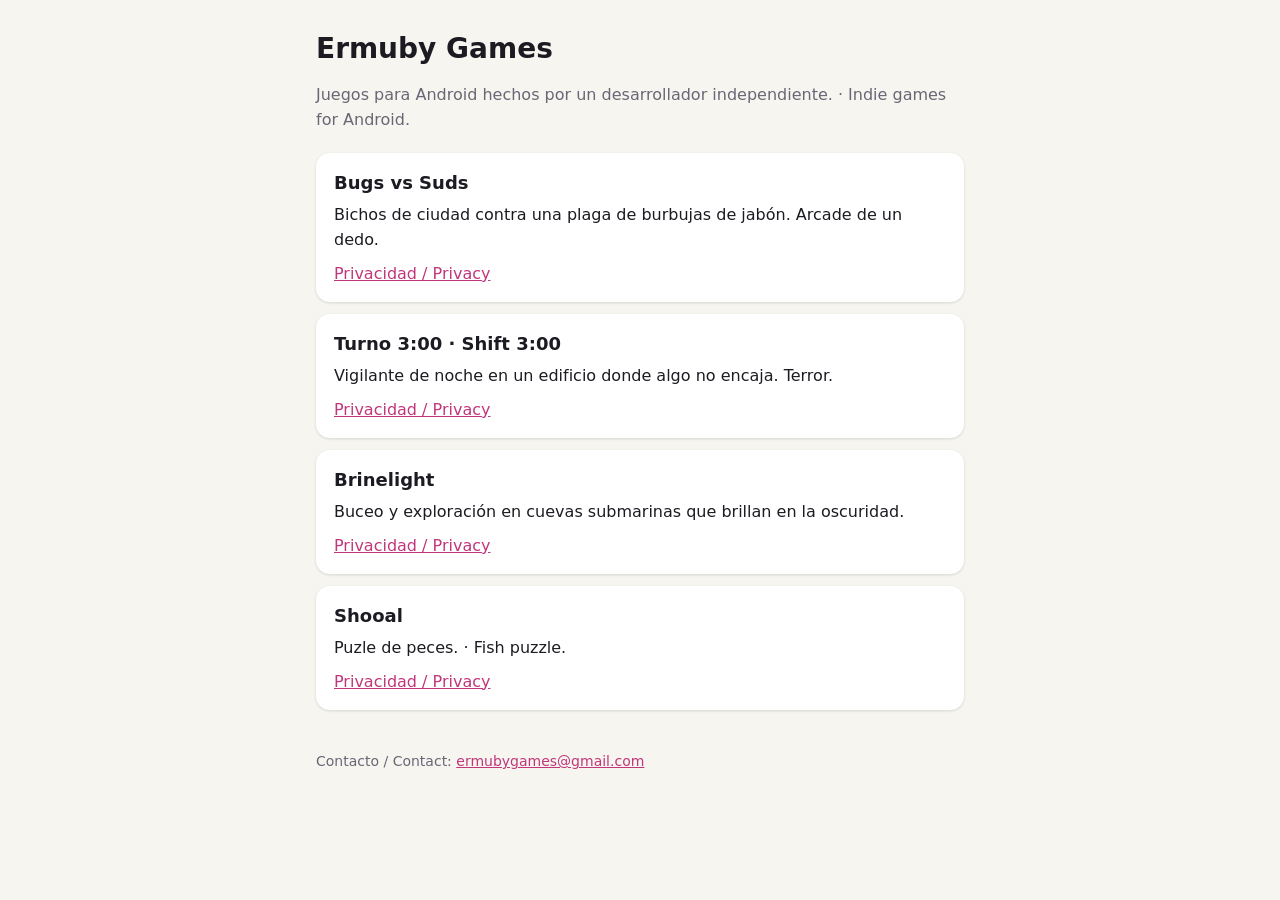
<file: index.html>
<!doctype html>
<html lang="es">
<head>
<meta charset="utf-8">
<meta name="viewport" content="width=device-width, initial-scale=1">
<title>Ermuby Games</title>
<meta name="description" content="Ermuby Games: juegos para Android hechos por un desarrollador independiente.">
<link rel="stylesheet" href="estilo.css">
</head>
<body><main>
<h1>Ermuby Games</h1>
<p class="mu">Juegos para Android hechos por un desarrollador independiente. · Indie games for Android.</p>
<div class="juegos">
  <div class="juego"><b>Bugs vs Suds</b><p>Bichos de ciudad contra una plaga de burbujas de jabón. Arcade de un dedo.</p>
    <a href="privacidad/bugs-vs-suds.html">Privacidad / Privacy</a></div>
  <div class="juego"><b>Turno 3:00 · Shift 3:00</b><p>Vigilante de noche en un edificio donde algo no encaja. Terror.</p>
    <a href="privacidad/turno-3-00.html">Privacidad / Privacy</a></div>
  <div class="juego"><b>Brinelight</b><p>Buceo y exploración en cuevas submarinas que brillan en la oscuridad.</p>
    <a href="privacidad/brinelight.html">Privacidad / Privacy</a></div>
  <div class="juego"><b>Shooal</b><p>Puzle de peces. · Fish puzzle.</p>
    <a href="privacidad/shooal.html">Privacidad / Privacy</a></div>
</div>
<footer>Contacto / Contact: <a href="mailto:ermubygames@gmail.com">ermubygames@gmail.com</a></footer>
</main></body>
</html>
</file>
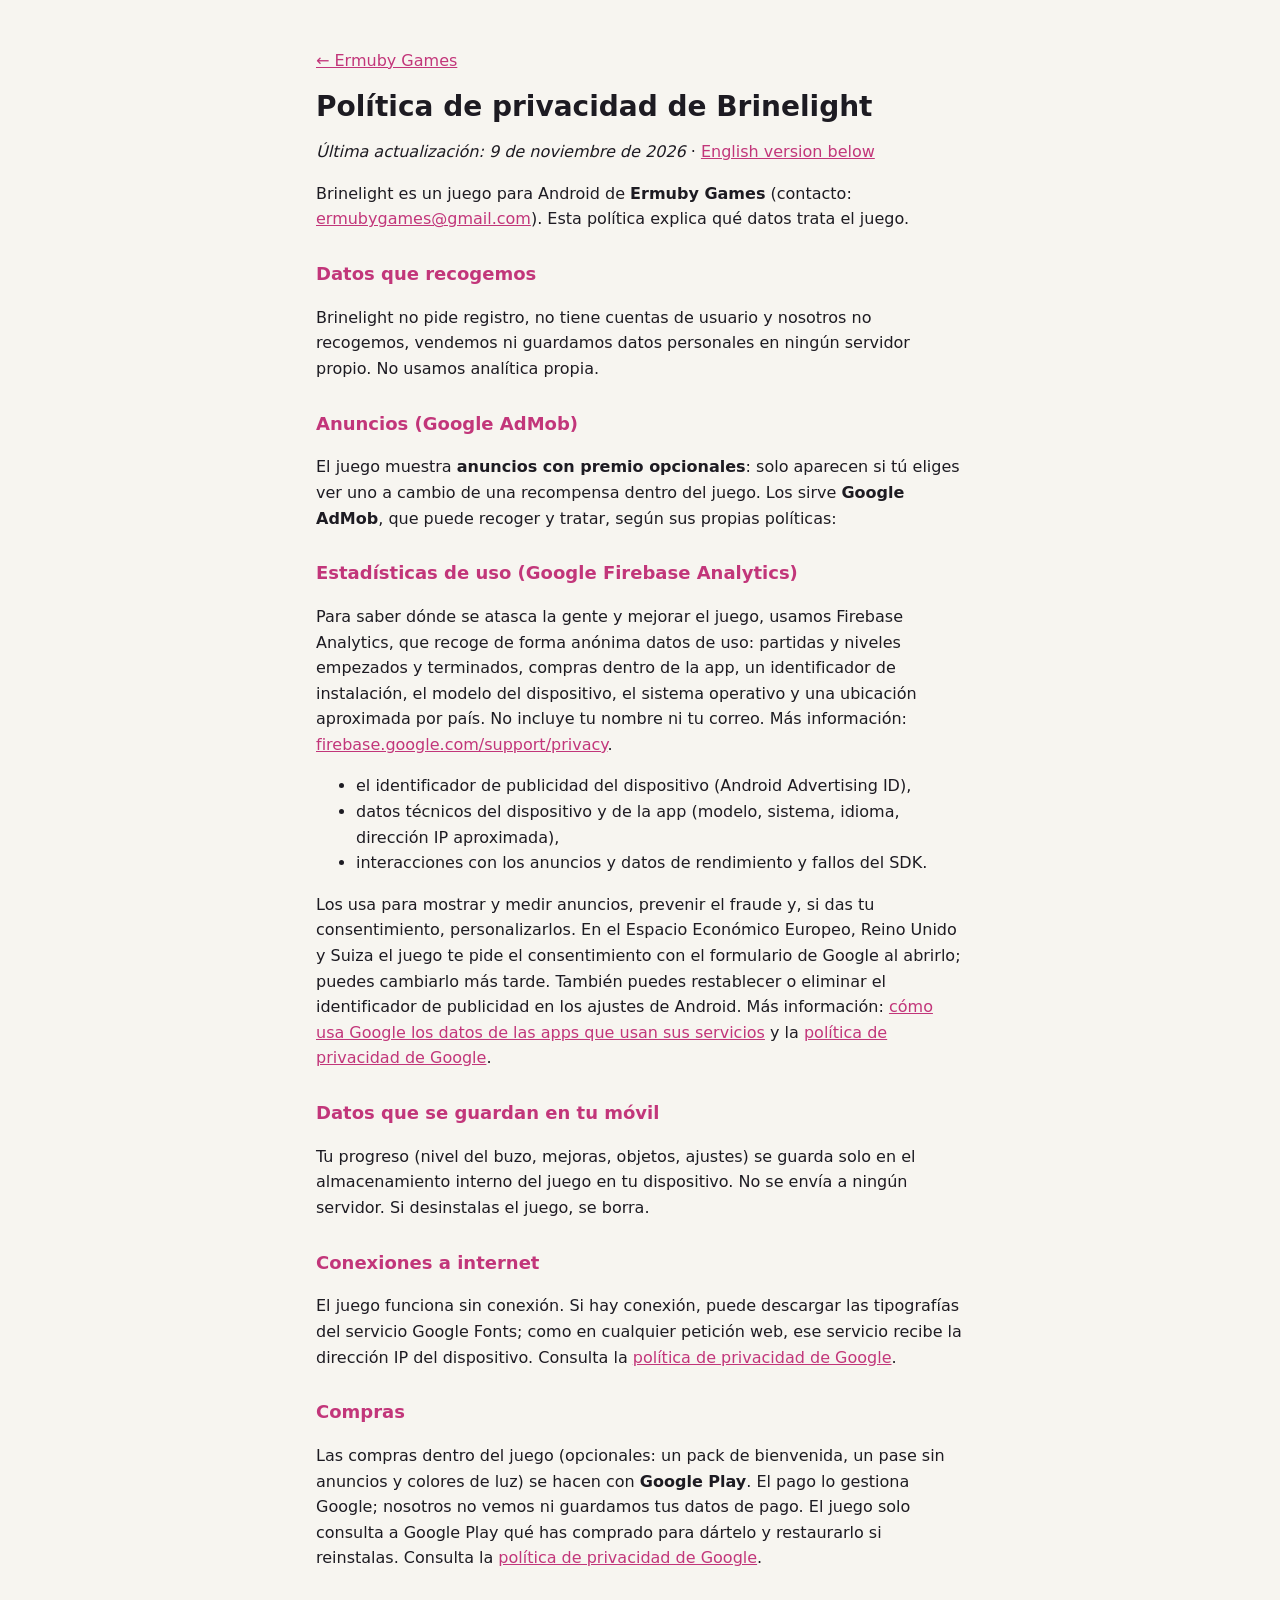
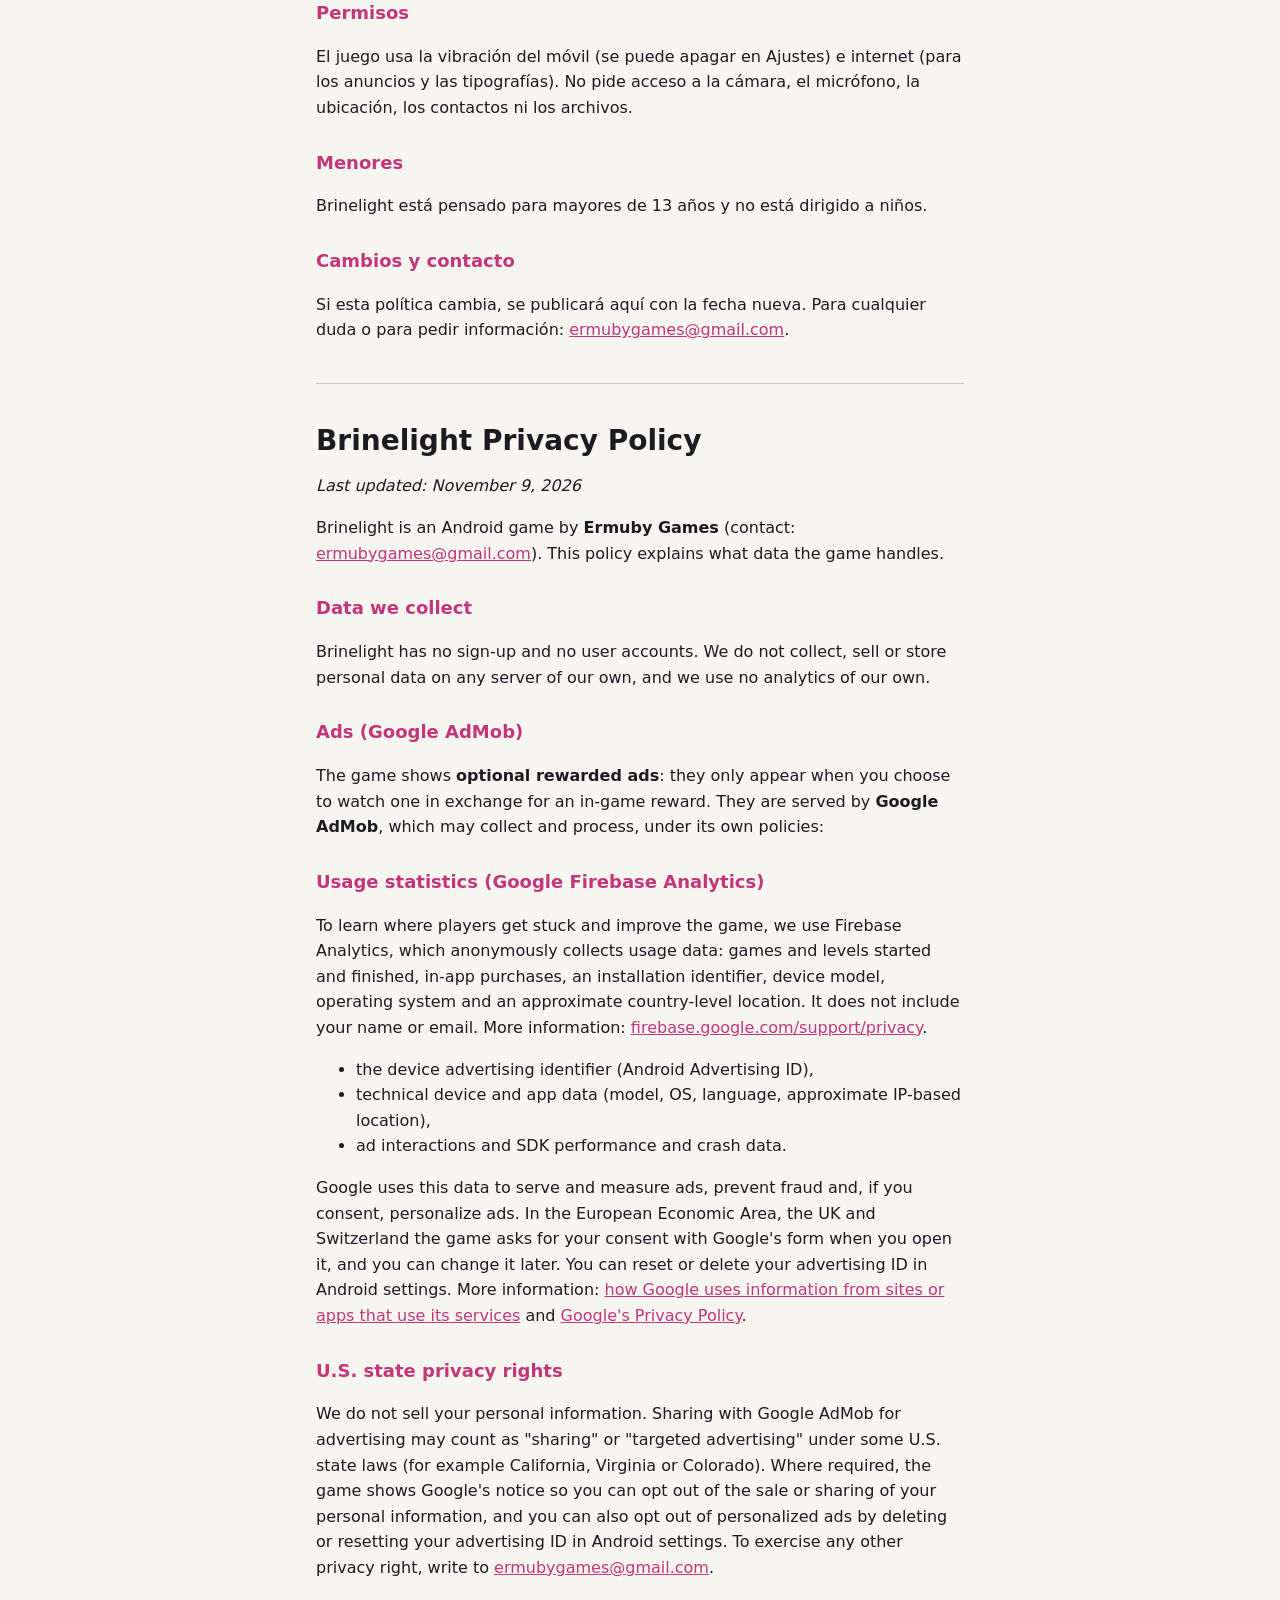
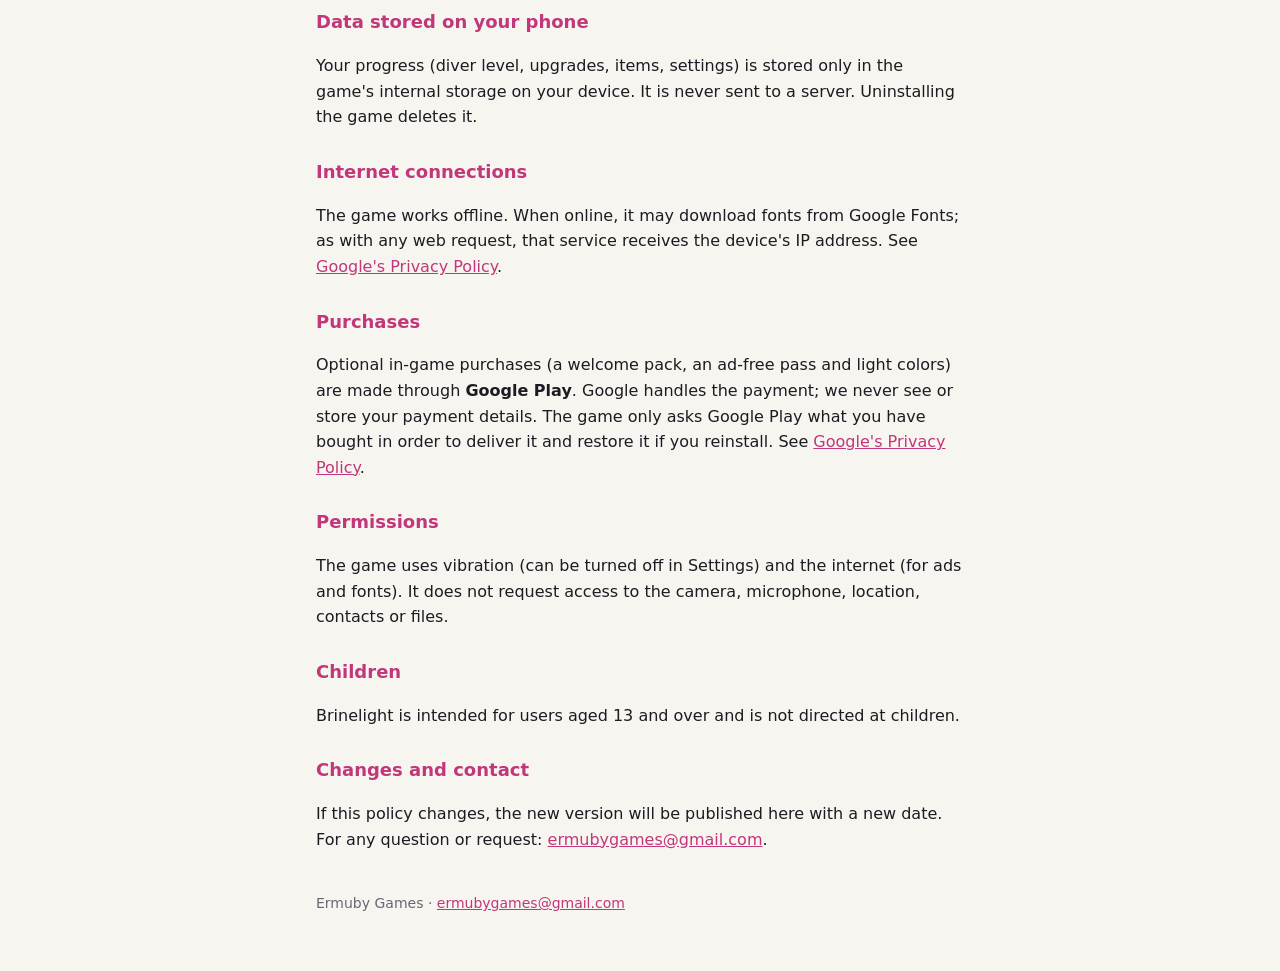
<file: privacidad/brinelight.html>
<!doctype html>
<html lang="es">
<head>
<meta charset="utf-8">
<meta name="viewport" content="width=device-width, initial-scale=1">
<title>Brinelight · Privacidad</title>
<link rel="stylesheet" href="../estilo.css">
</head>
<body><main>
<p><a href="../">← Ermuby Games</a></p>
<h1>Política de privacidad de Brinelight</h1>
<p><em>Última actualización: 9 de noviembre de 2026</em> · <a href="#english">English version below</a></p>
<p>Brinelight es un juego para Android de <strong>Ermuby Games</strong> (contacto: <a href="mailto:ermubygames@gmail.com">ermubygames@gmail.com</a>). Esta política explica qué datos trata el juego.</p>
<h2>Datos que recogemos</h2>
<p>Brinelight no pide registro, no tiene cuentas de usuario y nosotros no recogemos, vendemos ni guardamos datos personales en ningún servidor propio. No usamos analítica propia.</p>
<h2>Anuncios (Google AdMob)</h2>
<p>El juego muestra <strong>anuncios con premio opcionales</strong>: solo aparecen si tú eliges ver uno a cambio de una recompensa dentro del juego. Los sirve <strong>Google AdMob</strong>, que puede recoger y tratar, según sus propias políticas:</p>
<h2>Estadísticas de uso (Google Firebase Analytics)</h2>
<p>Para saber dónde se atasca la gente y mejorar el juego, usamos Firebase Analytics, que recoge de forma anónima datos de uso: partidas y niveles empezados y terminados, compras dentro de la app, un identificador de instalación, el modelo del dispositivo, el sistema operativo y una ubicación aproximada por país. No incluye tu nombre ni tu correo. Más información: <a href="https://firebase.google.com/support/privacy">firebase.google.com/support/privacy</a>.</p>
<ul>
<li>el identificador de publicidad del dispositivo (Android Advertising ID),</li>
<li>datos técnicos del dispositivo y de la app (modelo, sistema, idioma, dirección IP aproximada),</li>
<li>interacciones con los anuncios y datos de rendimiento y fallos del SDK.</li>
</ul>
<p>Los usa para mostrar y medir anuncios, prevenir el fraude y, si das tu consentimiento, personalizarlos. En el Espacio Económico Europeo, Reino Unido y Suiza el juego te pide el consentimiento con el formulario de Google al abrirlo; puedes cambiarlo más tarde. También puedes restablecer o eliminar el identificador de publicidad en los ajustes de Android. Más información: <a href="https://policies.google.com/technologies/partner-sites">cómo usa Google los datos de las apps que usan sus servicios</a> y la <a href="https://policies.google.com/privacy">política de privacidad de Google</a>.</p>
<h2>Datos que se guardan en tu móvil</h2>
<p>Tu progreso (nivel del buzo, mejoras, objetos, ajustes) se guarda solo en el almacenamiento interno del juego en tu dispositivo. No se envía a ningún servidor. Si desinstalas el juego, se borra.</p>
<h2>Conexiones a internet</h2>
<p>El juego funciona sin conexión. Si hay conexión, puede descargar las tipografías del servicio Google Fonts; como en cualquier petición web, ese servicio recibe la dirección IP del dispositivo. Consulta la <a href="https://policies.google.com/privacy">política de privacidad de Google</a>.</p>
<h2>Compras</h2>
<p>Las compras dentro del juego (opcionales: un pack de bienvenida, un pase sin anuncios y colores de luz) se hacen con <strong>Google Play</strong>. El pago lo gestiona Google; nosotros no vemos ni guardamos tus datos de pago. El juego solo consulta a Google Play qué has comprado para dártelo y restaurarlo si reinstalas. Consulta la <a href="https://policies.google.com/privacy">política de privacidad de Google</a>.</p>
<h2>Permisos</h2>
<p>El juego usa la vibración del móvil (se puede apagar en Ajustes) e internet (para los anuncios y las tipografías). No pide acceso a la cámara, el micrófono, la ubicación, los contactos ni los archivos.</p>
<h2>Menores</h2>
<p>Brinelight está pensado para mayores de 13 años y no está dirigido a niños.</p>
<h2>Cambios y contacto</h2>
<p>Si esta política cambia, se publicará aquí con la fecha nueva. Para cualquier duda o para pedir información: <a href="mailto:ermubygames@gmail.com">ermubygames@gmail.com</a>.</p>
<hr>
<section id="english" lang="en">
<h1>Brinelight Privacy Policy</h1>
<p><em>Last updated: November 9, 2026</em></p>
<p>Brinelight is an Android game by <strong>Ermuby Games</strong> (contact: <a href="mailto:ermubygames@gmail.com">ermubygames@gmail.com</a>). This policy explains what data the game handles.</p>
<h2>Data we collect</h2>
<p>Brinelight has no sign-up and no user accounts. We do not collect, sell or store personal data on any server of our own, and we use no analytics of our own.</p>
<h2>Ads (Google AdMob)</h2>
<p>The game shows <strong>optional rewarded ads</strong>: they only appear when you choose to watch one in exchange for an in-game reward. They are served by <strong>Google AdMob</strong>, which may collect and process, under its own policies:</p>
<h2>Usage statistics (Google Firebase Analytics)</h2>
<p>To learn where players get stuck and improve the game, we use Firebase Analytics, which anonymously collects usage data: games and levels started and finished, in-app purchases, an installation identifier, device model, operating system and an approximate country-level location. It does not include your name or email. More information: <a href="https://firebase.google.com/support/privacy">firebase.google.com/support/privacy</a>.</p>
<ul>
<li>the device advertising identifier (Android Advertising ID),</li>
<li>technical device and app data (model, OS, language, approximate IP-based location),</li>
<li>ad interactions and SDK performance and crash data.</li>
</ul>
<p>Google uses this data to serve and measure ads, prevent fraud and, if you consent, personalize ads. In the European Economic Area, the UK and Switzerland the game asks for your consent with Google's form when you open it, and you can change it later. You can reset or delete your advertising ID in Android settings. More information: <a href="https://policies.google.com/technologies/partner-sites">how Google uses information from sites or apps that use its services</a> and <a href="https://policies.google.com/privacy">Google's Privacy Policy</a>.</p>
<h2>U.S. state privacy rights</h2>
<p>We do not sell your personal information. Sharing with Google AdMob for advertising may count as "sharing" or "targeted advertising" under some U.S. state laws (for example California, Virginia or Colorado). Where required, the game shows Google's notice so you can opt out of the sale or sharing of your personal information, and you can also opt out of personalized ads by deleting or resetting your advertising ID in Android settings. To exercise any other privacy right, write to <a href="mailto:ermubygames@gmail.com">ermubygames@gmail.com</a>.</p>
<h2>Data stored on your phone</h2>
<p>Your progress (diver level, upgrades, items, settings) is stored only in the game's internal storage on your device. It is never sent to a server. Uninstalling the game deletes it.</p>
<h2>Internet connections</h2>
<p>The game works offline. When online, it may download fonts from Google Fonts; as with any web request, that service receives the device's IP address. See <a href="https://policies.google.com/privacy">Google's Privacy Policy</a>.</p>
<h2>Purchases</h2>
<p>Optional in-game purchases (a welcome pack, an ad-free pass and light colors) are made through <strong>Google Play</strong>. Google handles the payment; we never see or store your payment details. The game only asks Google Play what you have bought in order to deliver it and restore it if you reinstall. See <a href="https://policies.google.com/privacy">Google's Privacy Policy</a>.</p>
<h2>Permissions</h2>
<p>The game uses vibration (can be turned off in Settings) and the internet (for ads and fonts). It does not request access to the camera, microphone, location, contacts or files.</p>
<h2>Children</h2>
<p>Brinelight is intended for users aged 13 and over and is not directed at children.</p>
<h2>Changes and contact</h2>
<p>If this policy changes, the new version will be published here with a new date. For any question or request: <a href="mailto:ermubygames@gmail.com">ermubygames@gmail.com</a>.</p>
</section>
<footer>Ermuby Games · <a href="mailto:ermubygames@gmail.com">ermubygames@gmail.com</a></footer>
</main></body>
</html>
</file>
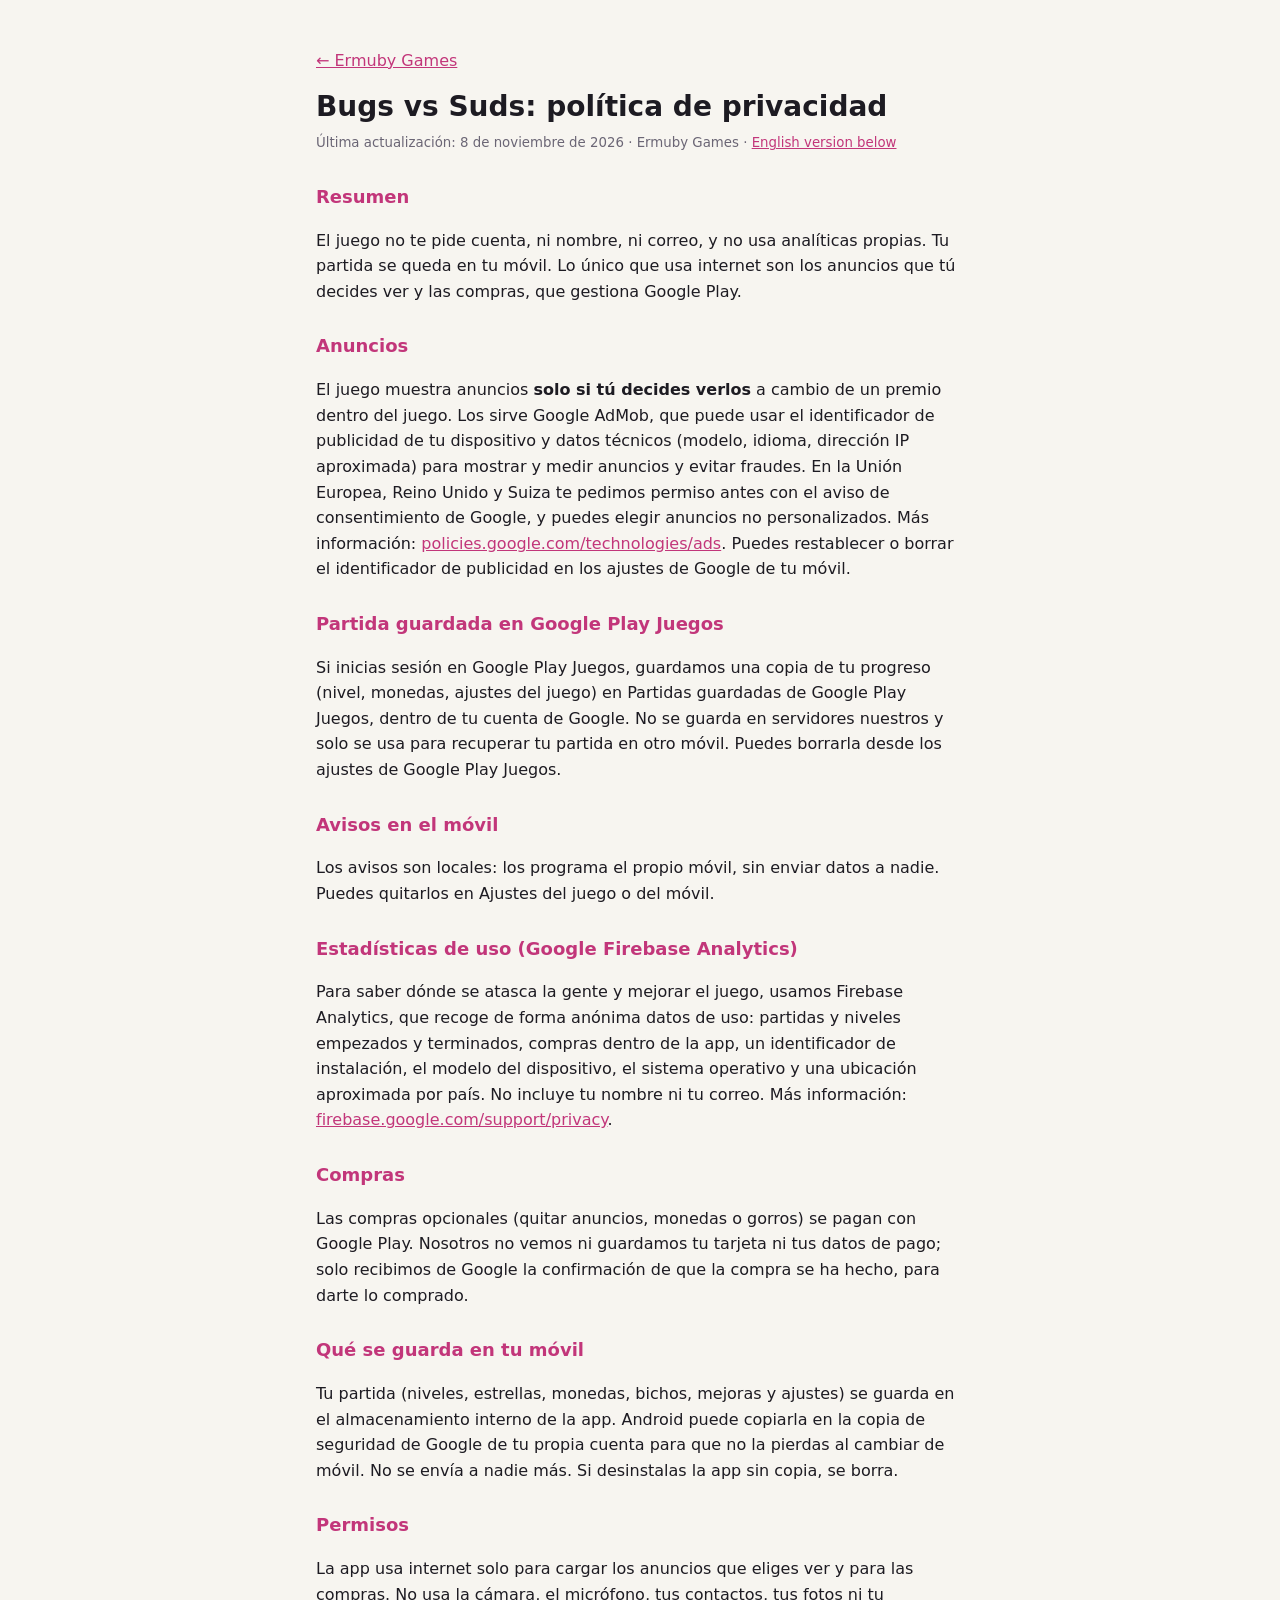
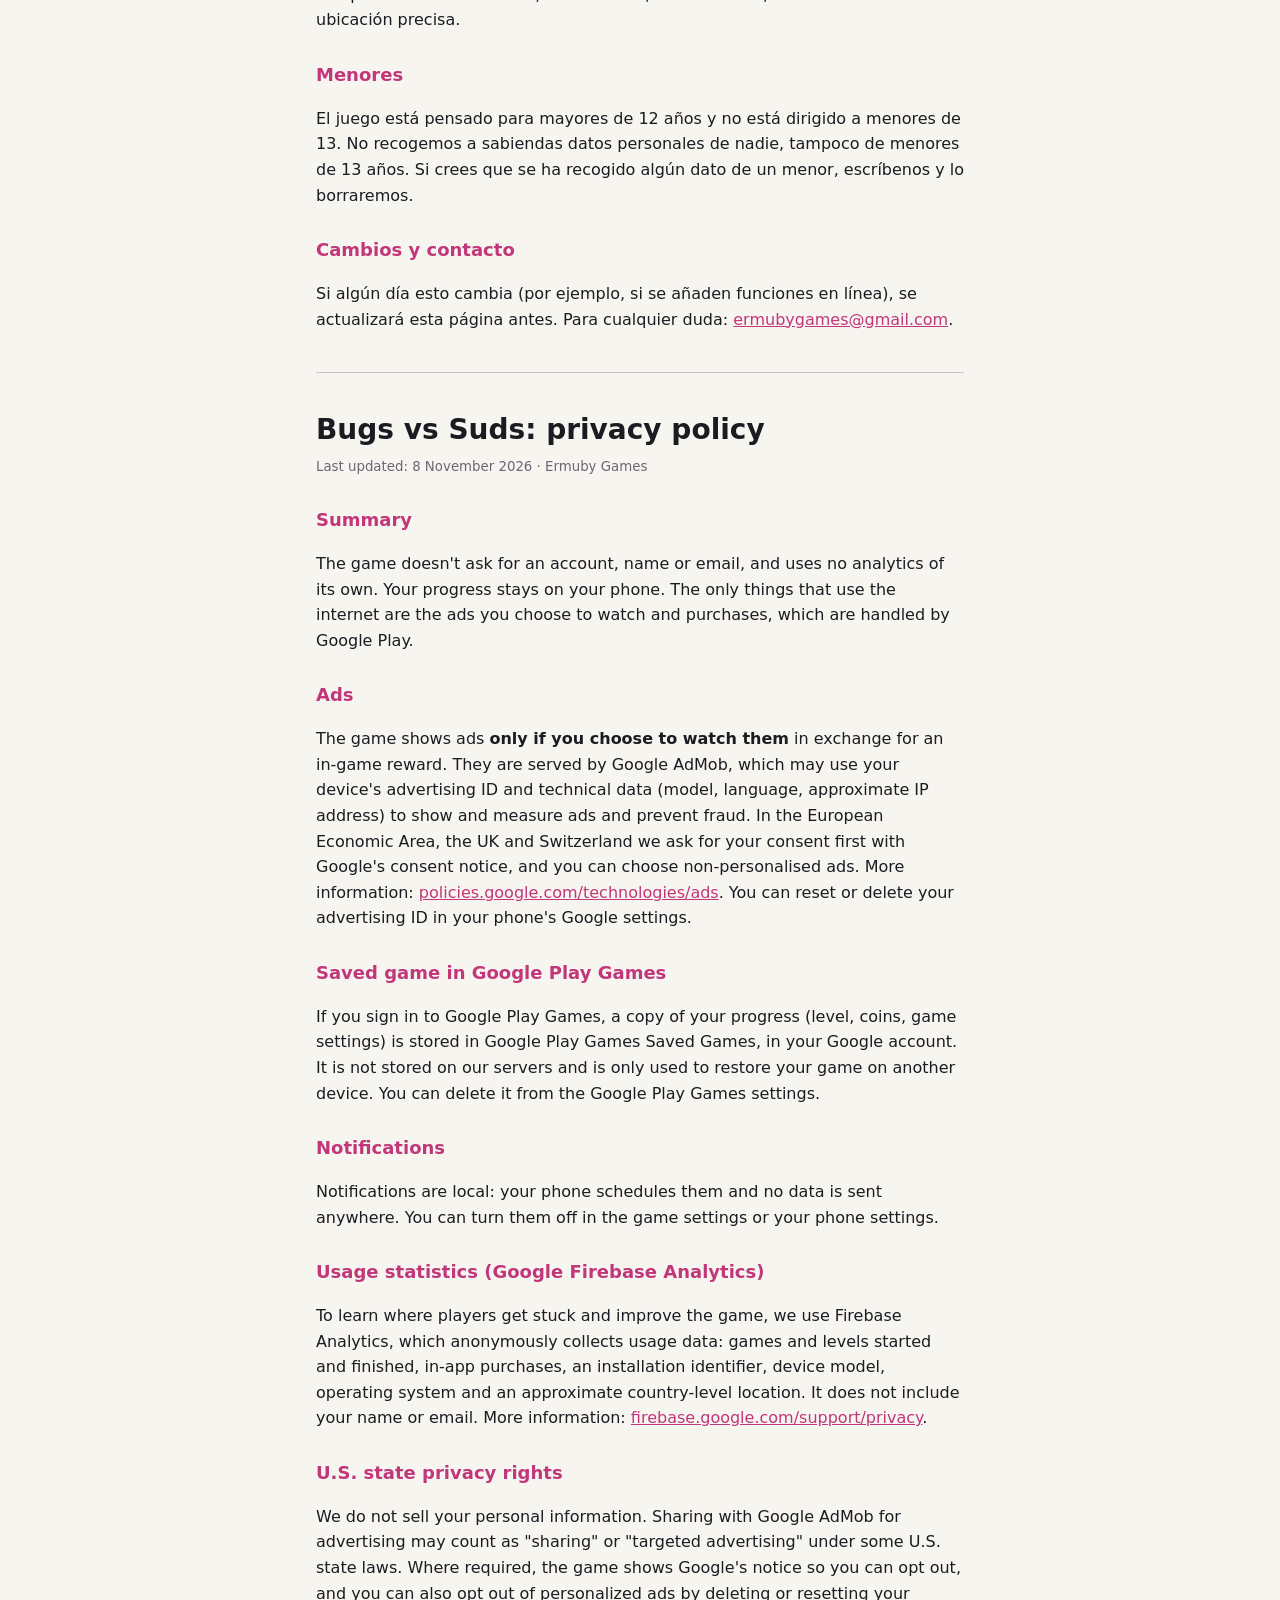
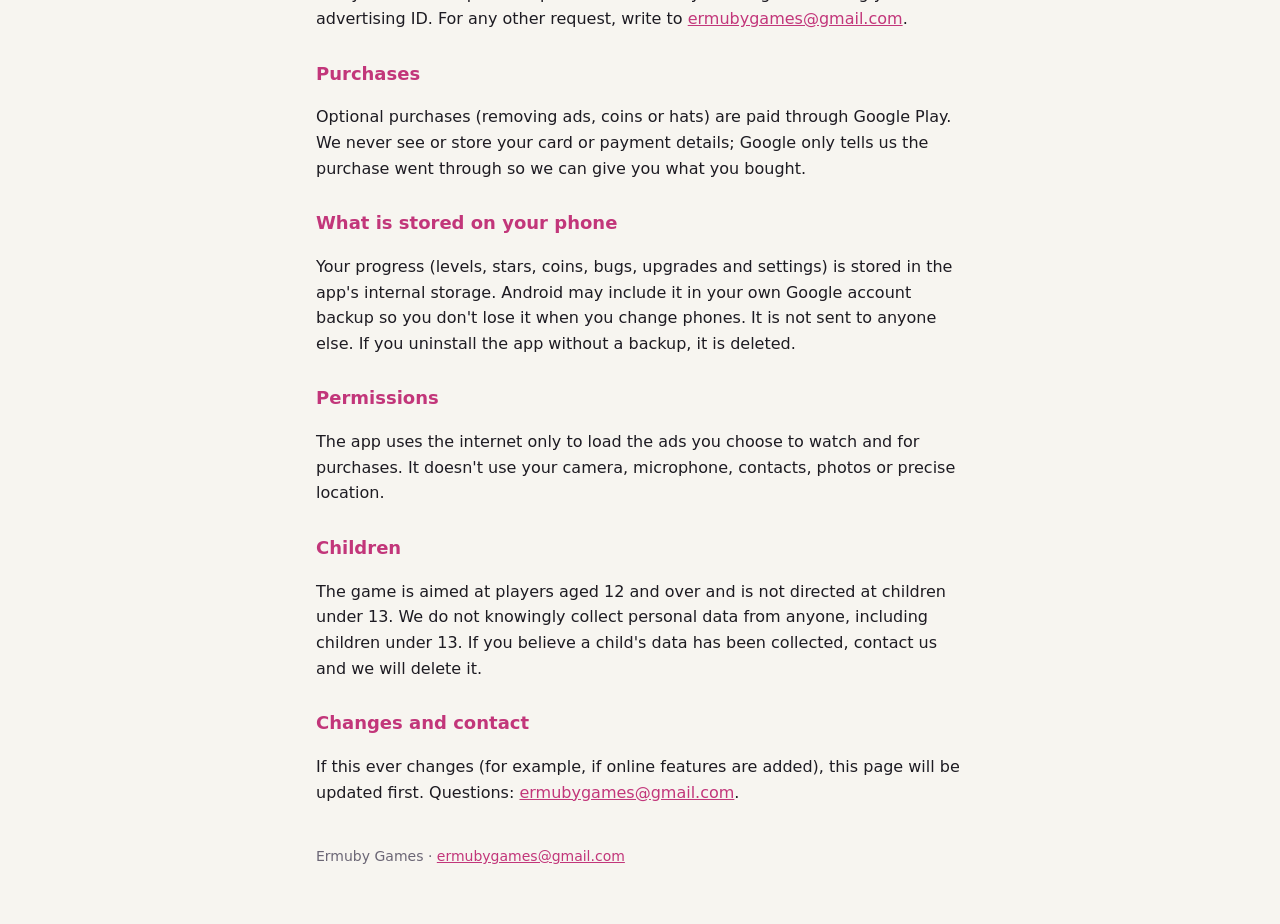
<file: privacidad/bugs-vs-suds.html>
<!doctype html>
<html lang="es">
<head>
<meta charset="utf-8">
<meta name="viewport" content="width=device-width, initial-scale=1">
<title>Bugs vs Suds · Privacidad</title>
<link rel="stylesheet" href="../estilo.css">
</head>
<body><main>
<p><a href="../">← Ermuby Games</a></p>
<h1>Bugs vs Suds: política de privacidad</h1>
<small>Última actualización: 8 de noviembre de 2026 · Ermuby Games · <a href="#english">English version below</a></small>
<h2>Resumen</h2>
<p>El juego no te pide cuenta, ni nombre, ni correo, y no usa analíticas propias. Tu partida se queda en tu móvil. Lo único que usa internet son los anuncios que tú decides ver y las compras, que gestiona Google Play.</p>
<h2>Anuncios</h2>
<p>El juego muestra anuncios <b>solo si tú decides verlos</b> a cambio de un premio dentro del juego. Los sirve Google AdMob, que puede usar el identificador de publicidad de tu dispositivo y datos técnicos (modelo, idioma, dirección IP aproximada) para mostrar y medir anuncios y evitar fraudes. En la Unión Europea, Reino Unido y Suiza te pedimos permiso antes con el aviso de consentimiento de Google, y puedes elegir anuncios no personalizados. Más información: <a href="https://policies.google.com/technologies/ads">policies.google.com/technologies/ads</a>. Puedes restablecer o borrar el identificador de publicidad en los ajustes de Google de tu móvil.</p>
<h2>Partida guardada en Google Play Juegos</h2>
<p>Si inicias sesión en Google Play Juegos, guardamos una copia de tu progreso (nivel, monedas, ajustes del juego) en Partidas guardadas de Google Play Juegos, dentro de tu cuenta de Google. No se guarda en servidores nuestros y solo se usa para recuperar tu partida en otro móvil. Puedes borrarla desde los ajustes de Google Play Juegos.</p>
<h2>Avisos en el móvil</h2>
<p>Los avisos son locales: los programa el propio móvil, sin enviar datos a nadie. Puedes quitarlos en Ajustes del juego o del móvil.</p>
<h2>Estadísticas de uso (Google Firebase Analytics)</h2>
<p>Para saber dónde se atasca la gente y mejorar el juego, usamos Firebase Analytics, que recoge de forma anónima datos de uso: partidas y niveles empezados y terminados, compras dentro de la app, un identificador de instalación, el modelo del dispositivo, el sistema operativo y una ubicación aproximada por país. No incluye tu nombre ni tu correo. Más información: <a href="https://firebase.google.com/support/privacy">firebase.google.com/support/privacy</a>.</p>
<h2>Compras</h2>
<p>Las compras opcionales (quitar anuncios, monedas o gorros) se pagan con Google Play. Nosotros no vemos ni guardamos tu tarjeta ni tus datos de pago; solo recibimos de Google la confirmación de que la compra se ha hecho, para darte lo comprado.</p>
<h2>Qué se guarda en tu móvil</h2>
<p>Tu partida (niveles, estrellas, monedas, bichos, mejoras y ajustes) se guarda en el almacenamiento interno de la app. Android puede copiarla en la copia de seguridad de Google de tu propia cuenta para que no la pierdas al cambiar de móvil. No se envía a nadie más. Si desinstalas la app sin copia, se borra.</p>
<h2>Permisos</h2>
<p>La app usa internet solo para cargar los anuncios que eliges ver y para las compras. No usa la cámara, el micrófono, tus contactos, tus fotos ni tu ubicación precisa.</p>
<h2>Menores</h2>
<p>El juego está pensado para mayores de 12 años y no está dirigido a menores de 13. No recogemos a sabiendas datos personales de nadie, tampoco de menores de 13 años. Si crees que se ha recogido algún dato de un menor, escríbenos y lo borraremos.</p>
<h2>Cambios y contacto</h2>
<p>Si algún día esto cambia (por ejemplo, si se añaden funciones en línea), se actualizará esta página antes. Para cualquier duda: <a href="mailto:ermubygames@gmail.com">ermubygames@gmail.com</a>.</p>
<hr>
<section id="english" lang="en">
<h1>Bugs vs Suds: privacy policy</h1>
<small>Last updated: 8 November 2026 · Ermuby Games</small>
<h2>Summary</h2>
<p>The game doesn't ask for an account, name or email, and uses no analytics of its own. Your progress stays on your phone. The only things that use the internet are the ads you choose to watch and purchases, which are handled by Google Play.</p>
<h2>Ads</h2>
<p>The game shows ads <b>only if you choose to watch them</b> in exchange for an in-game reward. They are served by Google AdMob, which may use your device's advertising ID and technical data (model, language, approximate IP address) to show and measure ads and prevent fraud. In the European Economic Area, the UK and Switzerland we ask for your consent first with Google's consent notice, and you can choose non-personalised ads. More information: <a href="https://policies.google.com/technologies/ads">policies.google.com/technologies/ads</a>. You can reset or delete your advertising ID in your phone's Google settings.</p>
<h2>Saved game in Google Play Games</h2>
<p>If you sign in to Google Play Games, a copy of your progress (level, coins, game settings) is stored in Google Play Games Saved Games, in your Google account. It is not stored on our servers and is only used to restore your game on another device. You can delete it from the Google Play Games settings.</p>
<h2>Notifications</h2>
<p>Notifications are local: your phone schedules them and no data is sent anywhere. You can turn them off in the game settings or your phone settings.</p>
<h2>Usage statistics (Google Firebase Analytics)</h2>
<p>To learn where players get stuck and improve the game, we use Firebase Analytics, which anonymously collects usage data: games and levels started and finished, in-app purchases, an installation identifier, device model, operating system and an approximate country-level location. It does not include your name or email. More information: <a href="https://firebase.google.com/support/privacy">firebase.google.com/support/privacy</a>.</p>
<h2>U.S. state privacy rights</h2>
<p>We do not sell your personal information. Sharing with Google AdMob for advertising may count as "sharing" or "targeted advertising" under some U.S. state laws. Where required, the game shows Google's notice so you can opt out, and you can also opt out of personalized ads by deleting or resetting your advertising ID. For any other request, write to <a href="mailto:ermubygames@gmail.com">ermubygames@gmail.com</a>.</p>
<h2>Purchases</h2>
<p>Optional purchases (removing ads, coins or hats) are paid through Google Play. We never see or store your card or payment details; Google only tells us the purchase went through so we can give you what you bought.</p>
<h2>What is stored on your phone</h2>
<p>Your progress (levels, stars, coins, bugs, upgrades and settings) is stored in the app's internal storage. Android may include it in your own Google account backup so you don't lose it when you change phones. It is not sent to anyone else. If you uninstall the app without a backup, it is deleted.</p>
<h2>Permissions</h2>
<p>The app uses the internet only to load the ads you choose to watch and for purchases. It doesn't use your camera, microphone, contacts, photos or precise location.</p>
<h2>Children</h2>
<p>The game is aimed at players aged 12 and over and is not directed at children under 13. We do not knowingly collect personal data from anyone, including children under 13. If you believe a child's data has been collected, contact us and we will delete it.</p>
<h2>Changes and contact</h2>
<p>If this ever changes (for example, if online features are added), this page will be updated first. Questions: <a href="mailto:ermubygames@gmail.com">ermubygames@gmail.com</a>.</p>
</section>
<footer>Ermuby Games · <a href="mailto:ermubygames@gmail.com">ermubygames@gmail.com</a></footer>
</main></body>
</html>
</file>
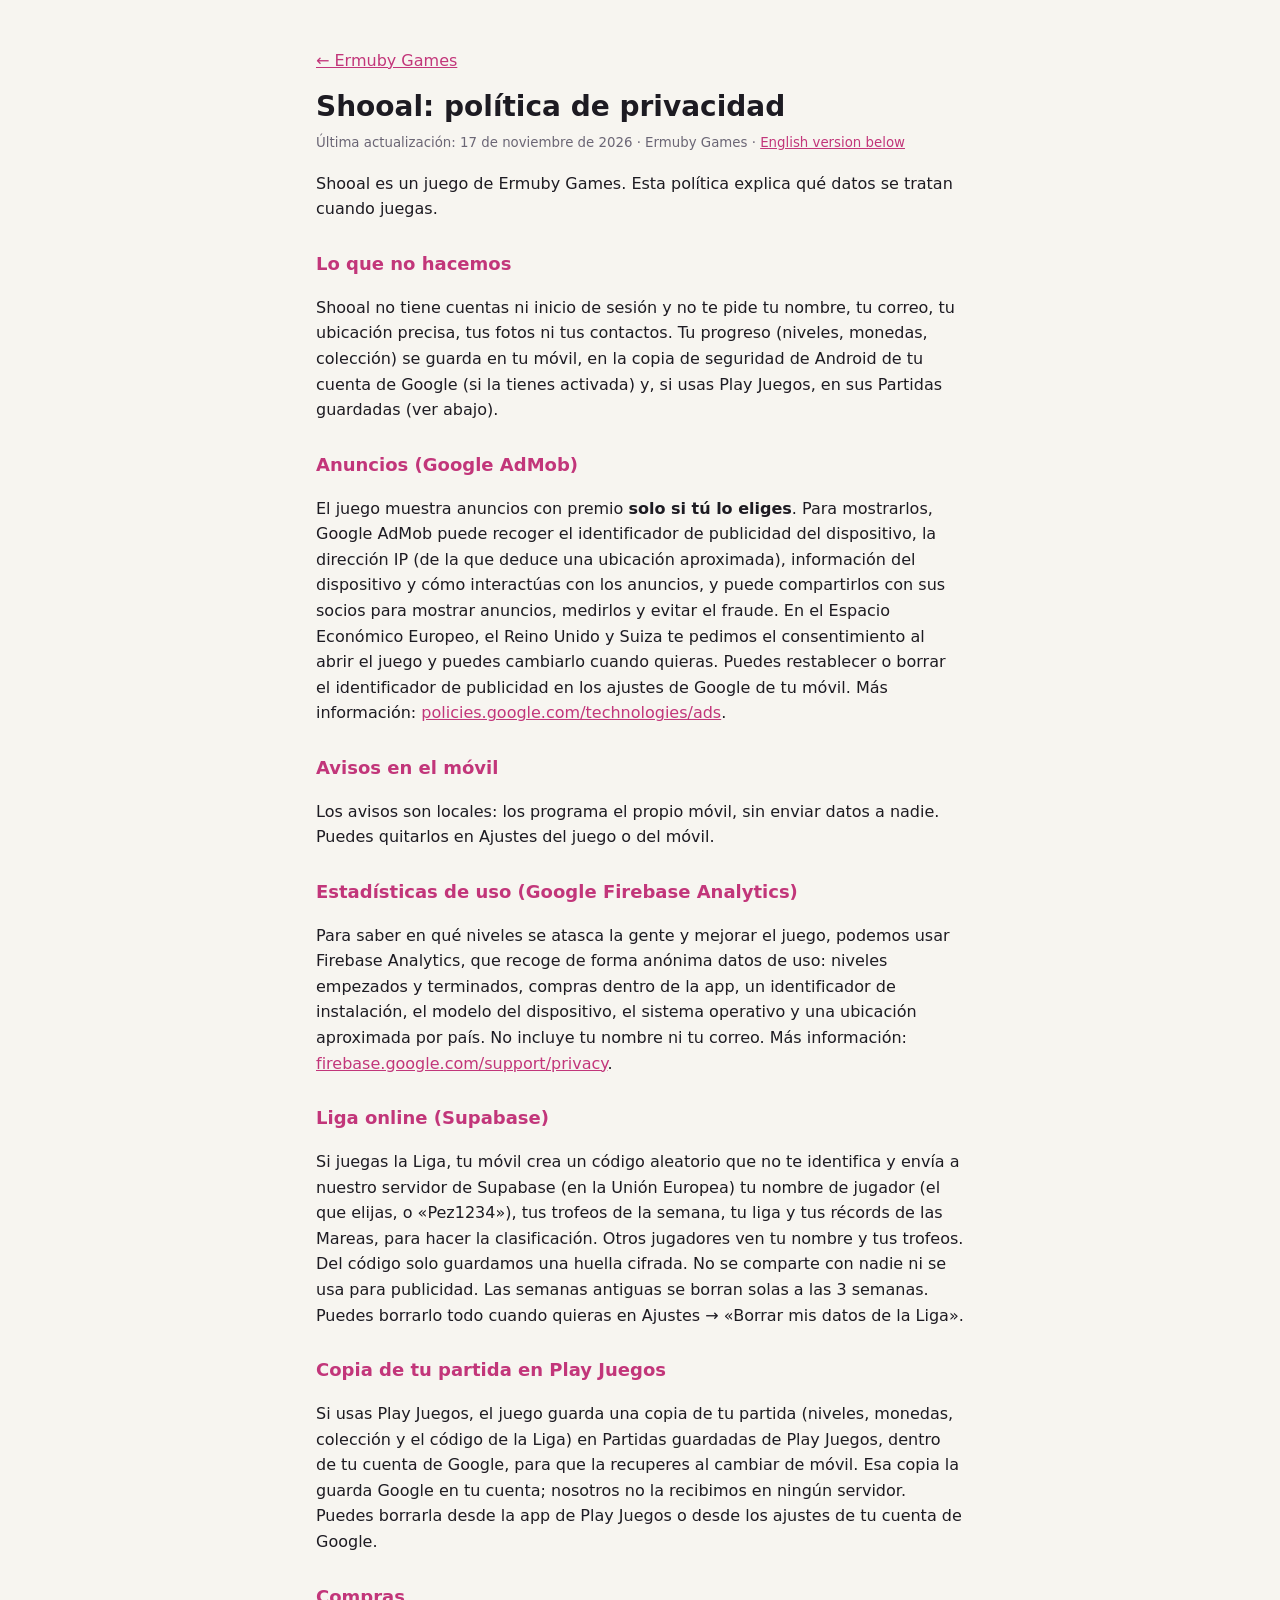
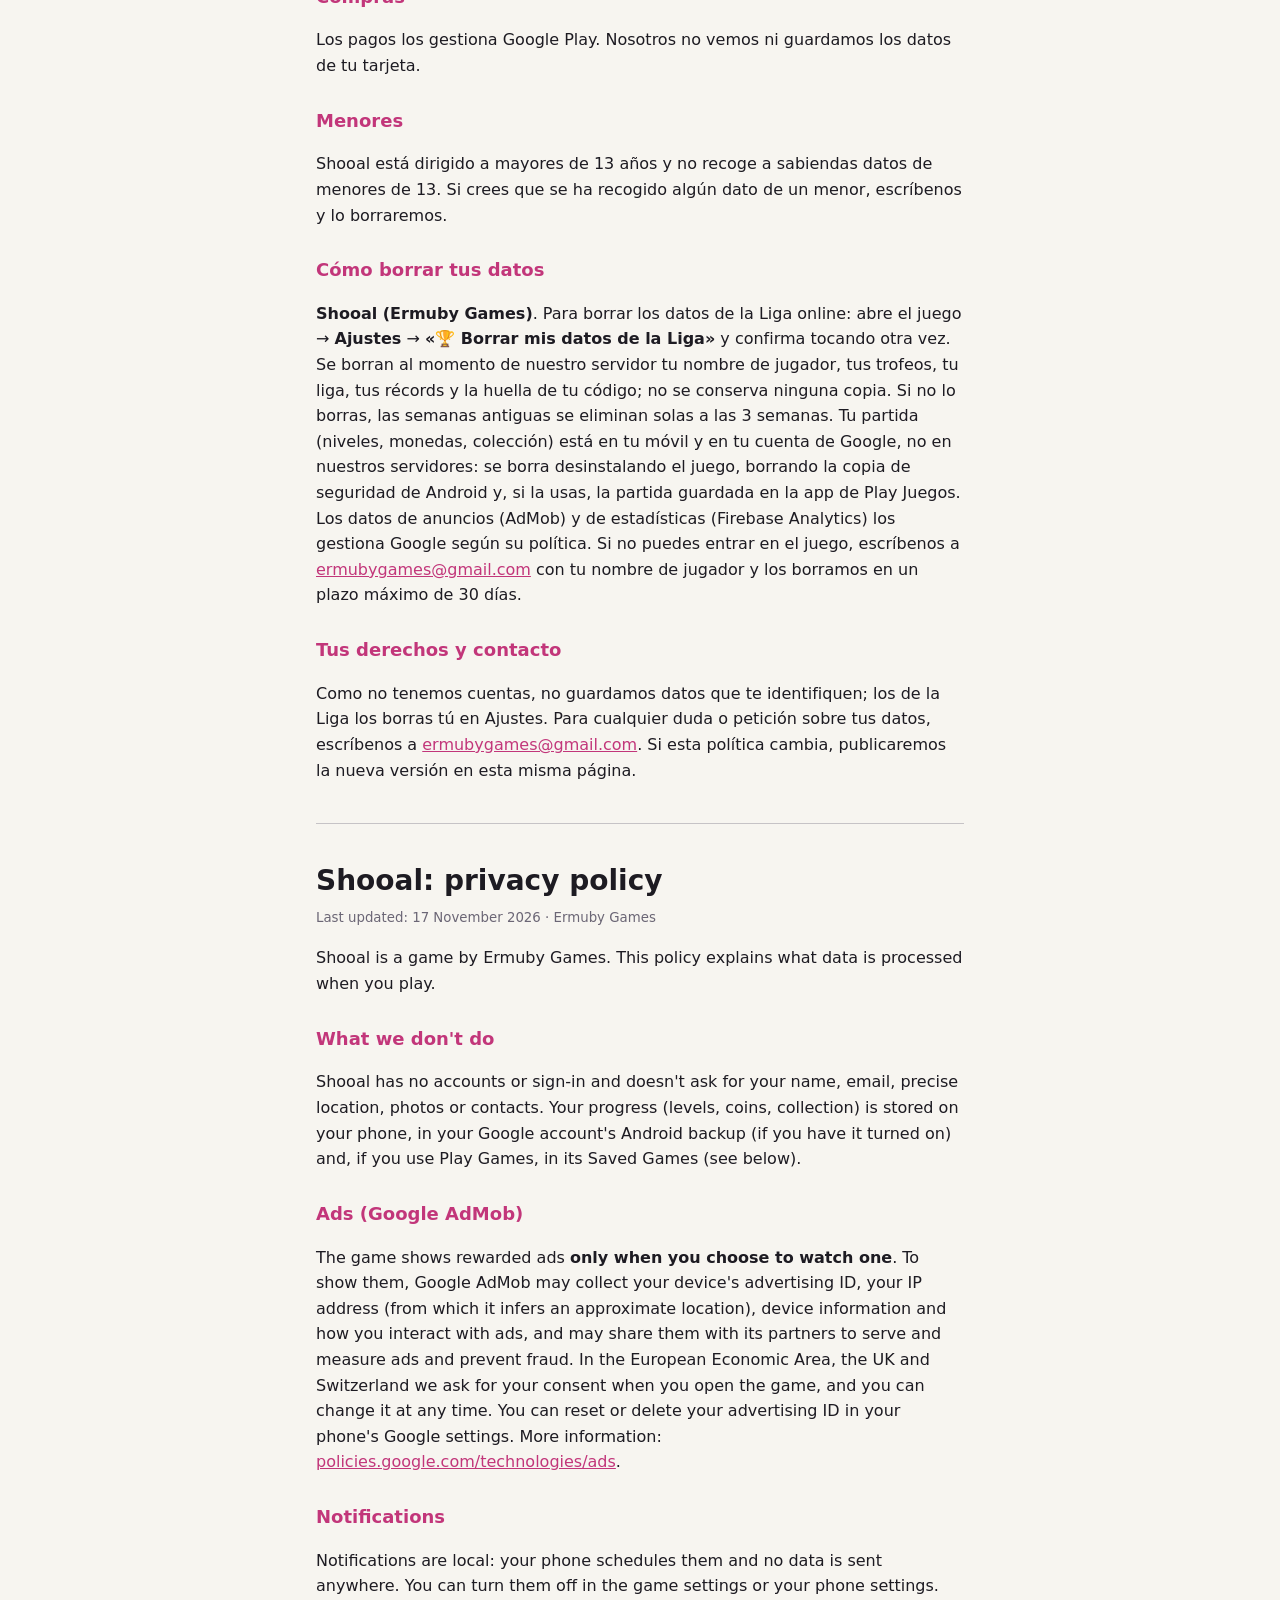
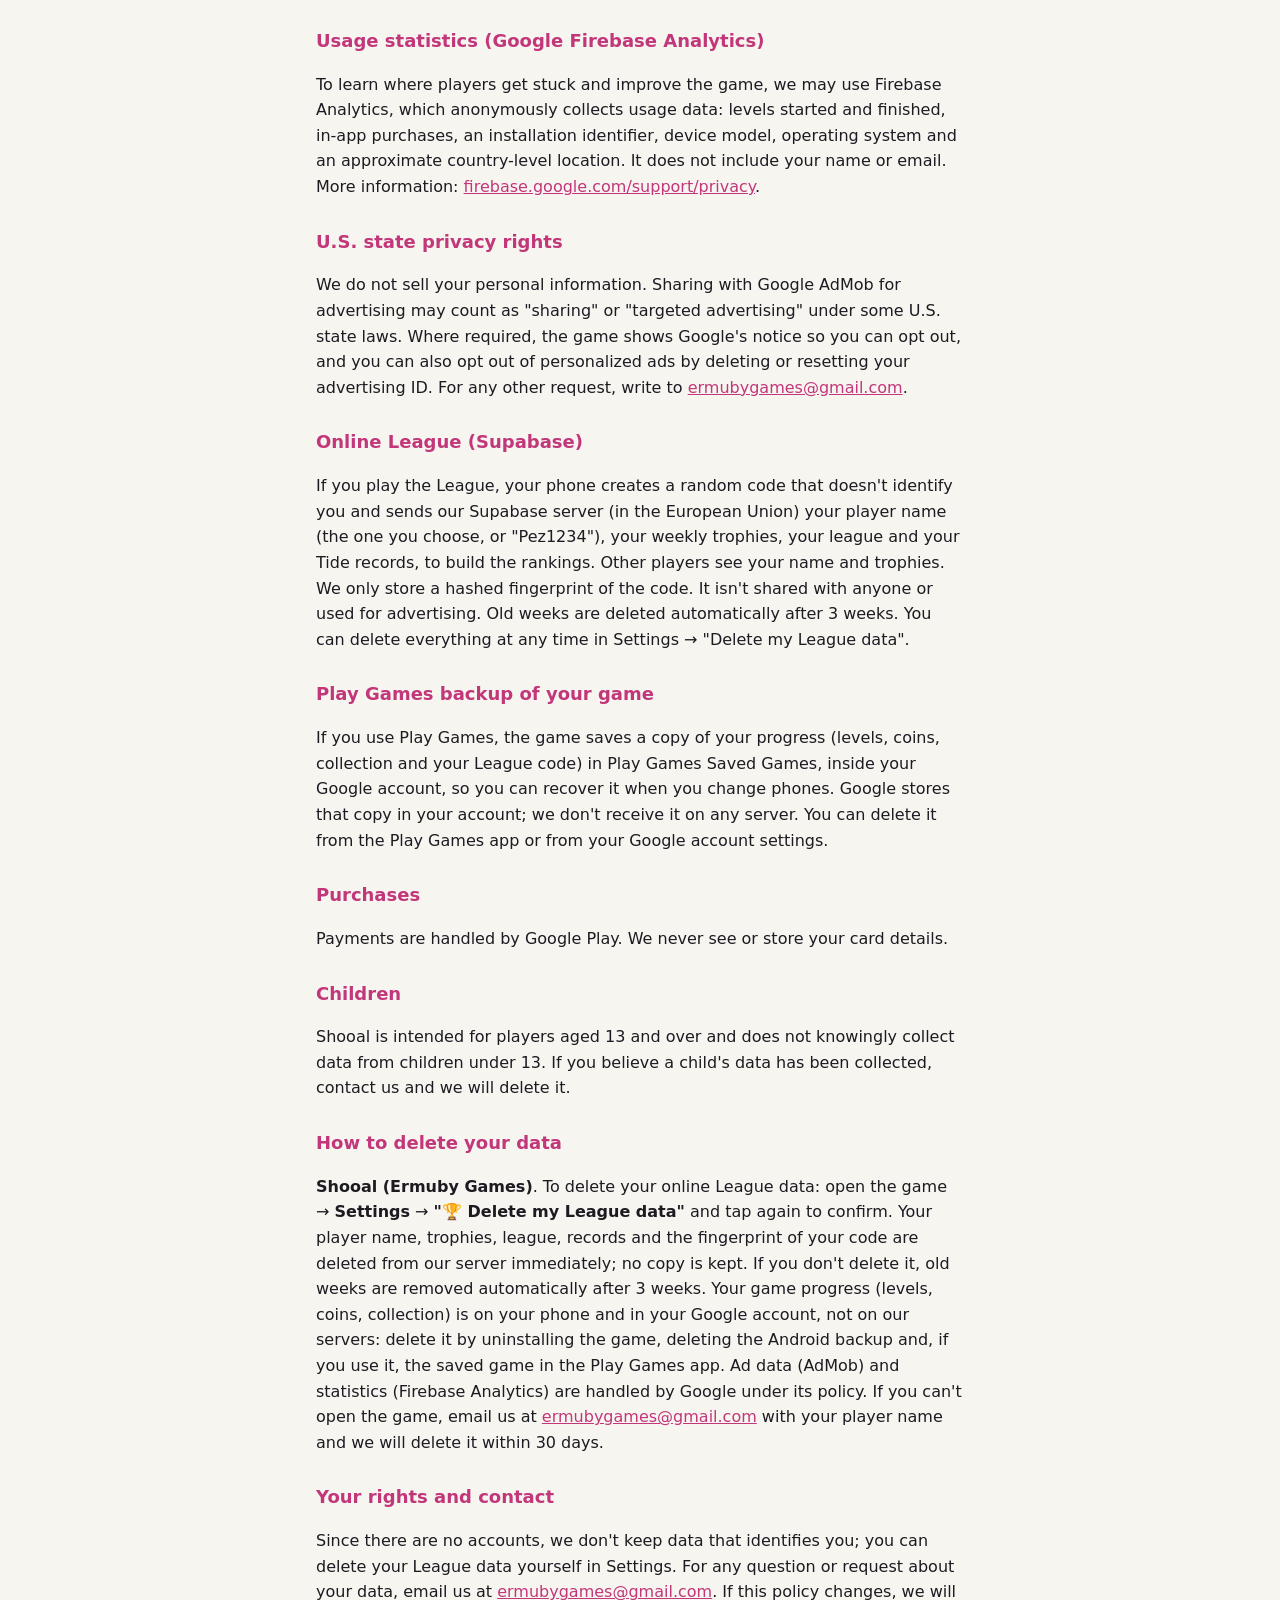
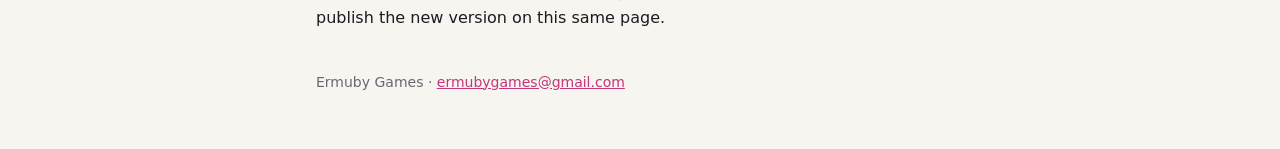
<file: privacidad/shooal.html>
<!doctype html>
<html lang="es">
<head>
<meta charset="utf-8">
<meta name="viewport" content="width=device-width, initial-scale=1">
<title>Shooal · Privacidad</title>
<link rel="stylesheet" href="../estilo.css">
</head>
<body><main>
<p><a href="../">← Ermuby Games</a></p>
<h1>Shooal: política de privacidad</h1>
<small>Última actualización: 17 de noviembre de 2026 · Ermuby Games · <a href="#english">English version below</a></small>
<p>Shooal es un juego de Ermuby Games. Esta política explica qué datos se tratan cuando juegas.</p>
<h2>Lo que no hacemos</h2>
<p>Shooal no tiene cuentas ni inicio de sesión y no te pide tu nombre, tu correo, tu ubicación precisa, tus fotos ni tus contactos. Tu progreso (niveles, monedas, colección) se guarda en tu móvil, en la copia de seguridad de Android de tu cuenta de Google (si la tienes activada) y, si usas Play Juegos, en sus Partidas guardadas (ver abajo).</p>
<h2>Anuncios (Google AdMob)</h2>
<p>El juego muestra anuncios con premio <b>solo si tú lo eliges</b>. Para mostrarlos, Google AdMob puede recoger el identificador de publicidad del dispositivo, la dirección IP (de la que deduce una ubicación aproximada), información del dispositivo y cómo interactúas con los anuncios, y puede compartirlos con sus socios para mostrar anuncios, medirlos y evitar el fraude. En el Espacio Económico Europeo, el Reino Unido y Suiza te pedimos el consentimiento al abrir el juego y puedes cambiarlo cuando quieras. Puedes restablecer o borrar el identificador de publicidad en los ajustes de Google de tu móvil. Más información: <a href="https://policies.google.com/technologies/ads">policies.google.com/technologies/ads</a>.</p>
<h2>Avisos en el móvil</h2>
<p>Los avisos son locales: los programa el propio móvil, sin enviar datos a nadie. Puedes quitarlos en Ajustes del juego o del móvil.</p>
<h2>Estadísticas de uso (Google Firebase Analytics)</h2>
<p>Para saber en qué niveles se atasca la gente y mejorar el juego, podemos usar Firebase Analytics, que recoge de forma anónima datos de uso: niveles empezados y terminados, compras dentro de la app, un identificador de instalación, el modelo del dispositivo, el sistema operativo y una ubicación aproximada por país. No incluye tu nombre ni tu correo. Más información: <a href="https://firebase.google.com/support/privacy">firebase.google.com/support/privacy</a>.</p>
<h2>Liga online (Supabase)</h2>
<p>Si juegas la Liga, tu móvil crea un código aleatorio que no te identifica y envía a nuestro servidor de Supabase (en la Unión Europea) tu nombre de jugador (el que elijas, o «Pez1234»), tus trofeos de la semana, tu liga y tus récords de las Mareas, para hacer la clasificación. Otros jugadores ven tu nombre y tus trofeos. Del código solo guardamos una huella cifrada. No se comparte con nadie ni se usa para publicidad. Las semanas antiguas se borran solas a las 3 semanas. Puedes borrarlo todo cuando quieras en Ajustes → «Borrar mis datos de la Liga».</p>
<h2>Copia de tu partida en Play Juegos</h2>
<p>Si usas Play Juegos, el juego guarda una copia de tu partida (niveles, monedas, colección y el código de la Liga) en Partidas guardadas de Play Juegos, dentro de tu cuenta de Google, para que la recuperes al cambiar de móvil. Esa copia la guarda Google en tu cuenta; nosotros no la recibimos en ningún servidor. Puedes borrarla desde la app de Play Juegos o desde los ajustes de tu cuenta de Google.</p>
<h2>Compras</h2>
<p>Los pagos los gestiona Google Play. Nosotros no vemos ni guardamos los datos de tu tarjeta.</p>
<h2>Menores</h2>
<p>Shooal está dirigido a mayores de 13 años y no recoge a sabiendas datos de menores de 13. Si crees que se ha recogido algún dato de un menor, escríbenos y lo borraremos.</p>
<h2 id="borrar">Cómo borrar tus datos</h2>
<p><b>Shooal (Ermuby Games)</b>. Para borrar los datos de la Liga online: abre el juego → <b>Ajustes</b> → <b>«🏆 Borrar mis datos de la Liga»</b> y confirma tocando otra vez. Se borran al momento de nuestro servidor tu nombre de jugador, tus trofeos, tu liga, tus récords y la huella de tu código; no se conserva ninguna copia. Si no lo borras, las semanas antiguas se eliminan solas a las 3 semanas. Tu partida (niveles, monedas, colección) está en tu móvil y en tu cuenta de Google, no en nuestros servidores: se borra desinstalando el juego, borrando la copia de seguridad de Android y, si la usas, la partida guardada en la app de Play Juegos. Los datos de anuncios (AdMob) y de estadísticas (Firebase Analytics) los gestiona Google según su política. Si no puedes entrar en el juego, escríbenos a <a href="mailto:ermubygames@gmail.com">ermubygames@gmail.com</a> con tu nombre de jugador y los borramos en un plazo máximo de 30 días.</p>
<h2>Tus derechos y contacto</h2>
<p>Como no tenemos cuentas, no guardamos datos que te identifiquen; los de la Liga los borras tú en Ajustes. Para cualquier duda o petición sobre tus datos, escríbenos a <a href="mailto:ermubygames@gmail.com">ermubygames@gmail.com</a>. Si esta política cambia, publicaremos la nueva versión en esta misma página.</p>
<hr>
<section id="english" lang="en">
<h1>Shooal: privacy policy</h1>
<small>Last updated: 17 November 2026 · Ermuby Games</small>
<p>Shooal is a game by Ermuby Games. This policy explains what data is processed when you play.</p>
<h2>What we don't do</h2>
<p>Shooal has no accounts or sign-in and doesn't ask for your name, email, precise location, photos or contacts. Your progress (levels, coins, collection) is stored on your phone, in your Google account's Android backup (if you have it turned on) and, if you use Play Games, in its Saved Games (see below).</p>
<h2>Ads (Google AdMob)</h2>
<p>The game shows rewarded ads <b>only when you choose to watch one</b>. To show them, Google AdMob may collect your device's advertising ID, your IP address (from which it infers an approximate location), device information and how you interact with ads, and may share them with its partners to serve and measure ads and prevent fraud. In the European Economic Area, the UK and Switzerland we ask for your consent when you open the game, and you can change it at any time. You can reset or delete your advertising ID in your phone's Google settings. More information: <a href="https://policies.google.com/technologies/ads">policies.google.com/technologies/ads</a>.</p>
<h2>Notifications</h2>
<p>Notifications are local: your phone schedules them and no data is sent anywhere. You can turn them off in the game settings or your phone settings.</p>
<h2>Usage statistics (Google Firebase Analytics)</h2>
<p>To learn where players get stuck and improve the game, we may use Firebase Analytics, which anonymously collects usage data: levels started and finished, in-app purchases, an installation identifier, device model, operating system and an approximate country-level location. It does not include your name or email. More information: <a href="https://firebase.google.com/support/privacy">firebase.google.com/support/privacy</a>.</p>
<h2>U.S. state privacy rights</h2>
<p>We do not sell your personal information. Sharing with Google AdMob for advertising may count as "sharing" or "targeted advertising" under some U.S. state laws. Where required, the game shows Google's notice so you can opt out, and you can also opt out of personalized ads by deleting or resetting your advertising ID. For any other request, write to <a href="mailto:ermubygames@gmail.com">ermubygames@gmail.com</a>.</p>
<h2>Online League (Supabase)</h2>
<p>If you play the League, your phone creates a random code that doesn't identify you and sends our Supabase server (in the European Union) your player name (the one you choose, or "Pez1234"), your weekly trophies, your league and your Tide records, to build the rankings. Other players see your name and trophies. We only store a hashed fingerprint of the code. It isn't shared with anyone or used for advertising. Old weeks are deleted automatically after 3 weeks. You can delete everything at any time in Settings → "Delete my League data".</p>
<h2>Play Games backup of your game</h2>
<p>If you use Play Games, the game saves a copy of your progress (levels, coins, collection and your League code) in Play Games Saved Games, inside your Google account, so you can recover it when you change phones. Google stores that copy in your account; we don't receive it on any server. You can delete it from the Play Games app or from your Google account settings.</p>
<h2>Purchases</h2>
<p>Payments are handled by Google Play. We never see or store your card details.</p>
<h2>Children</h2>
<p>Shooal is intended for players aged 13 and over and does not knowingly collect data from children under 13. If you believe a child's data has been collected, contact us and we will delete it.</p>
<h2 id="delete">How to delete your data</h2>
<p><b>Shooal (Ermuby Games)</b>. To delete your online League data: open the game → <b>Settings</b> → <b>"🏆 Delete my League data"</b> and tap again to confirm. Your player name, trophies, league, records and the fingerprint of your code are deleted from our server immediately; no copy is kept. If you don't delete it, old weeks are removed automatically after 3 weeks. Your game progress (levels, coins, collection) is on your phone and in your Google account, not on our servers: delete it by uninstalling the game, deleting the Android backup and, if you use it, the saved game in the Play Games app. Ad data (AdMob) and statistics (Firebase Analytics) are handled by Google under its policy. If you can't open the game, email us at <a href="mailto:ermubygames@gmail.com">ermubygames@gmail.com</a> with your player name and we will delete it within 30 days.</p>
<h2>Your rights and contact</h2>
<p>Since there are no accounts, we don't keep data that identifies you; you can delete your League data yourself in Settings. For any question or request about your data, email us at <a href="mailto:ermubygames@gmail.com">ermubygames@gmail.com</a>. If this policy changes, we will publish the new version on this same page.</p>
</section>
<footer>Ermuby Games · <a href="mailto:ermubygames@gmail.com">ermubygames@gmail.com</a></footer>
</main></body>
</html>
</file>
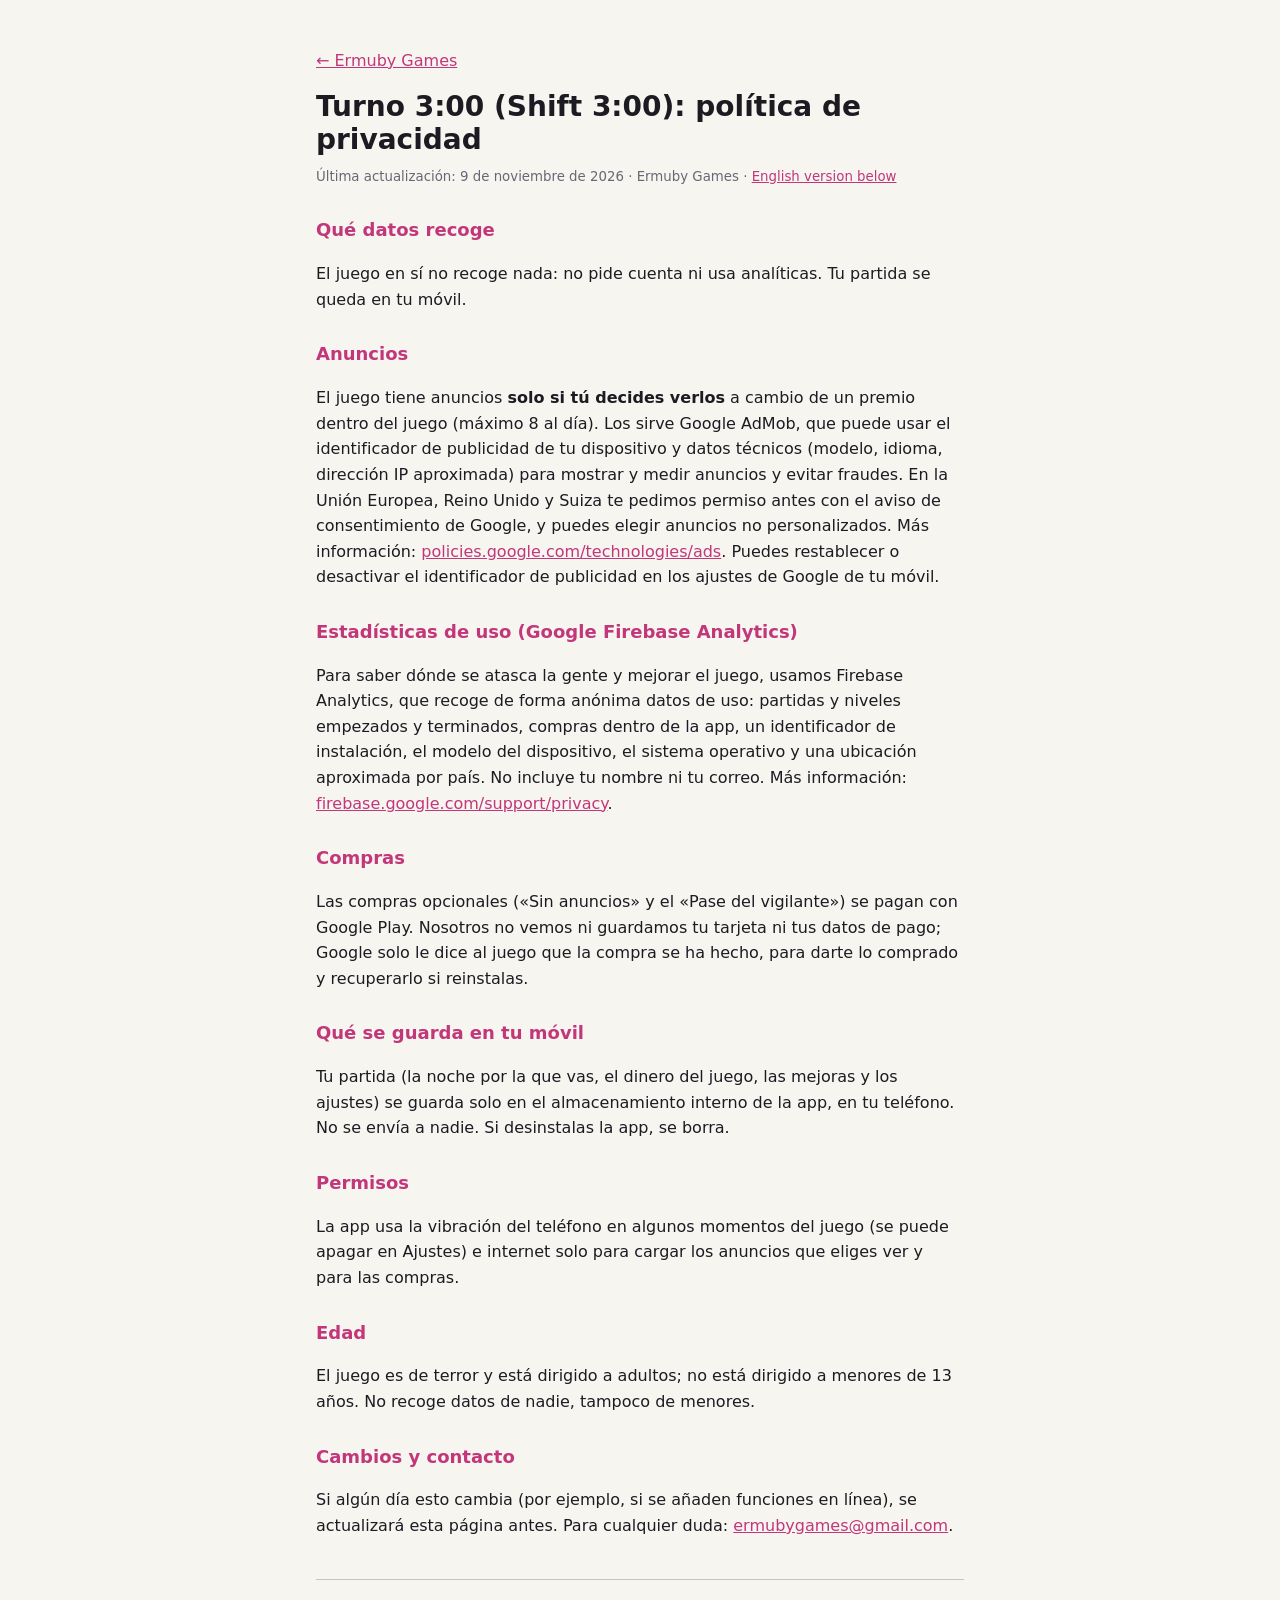
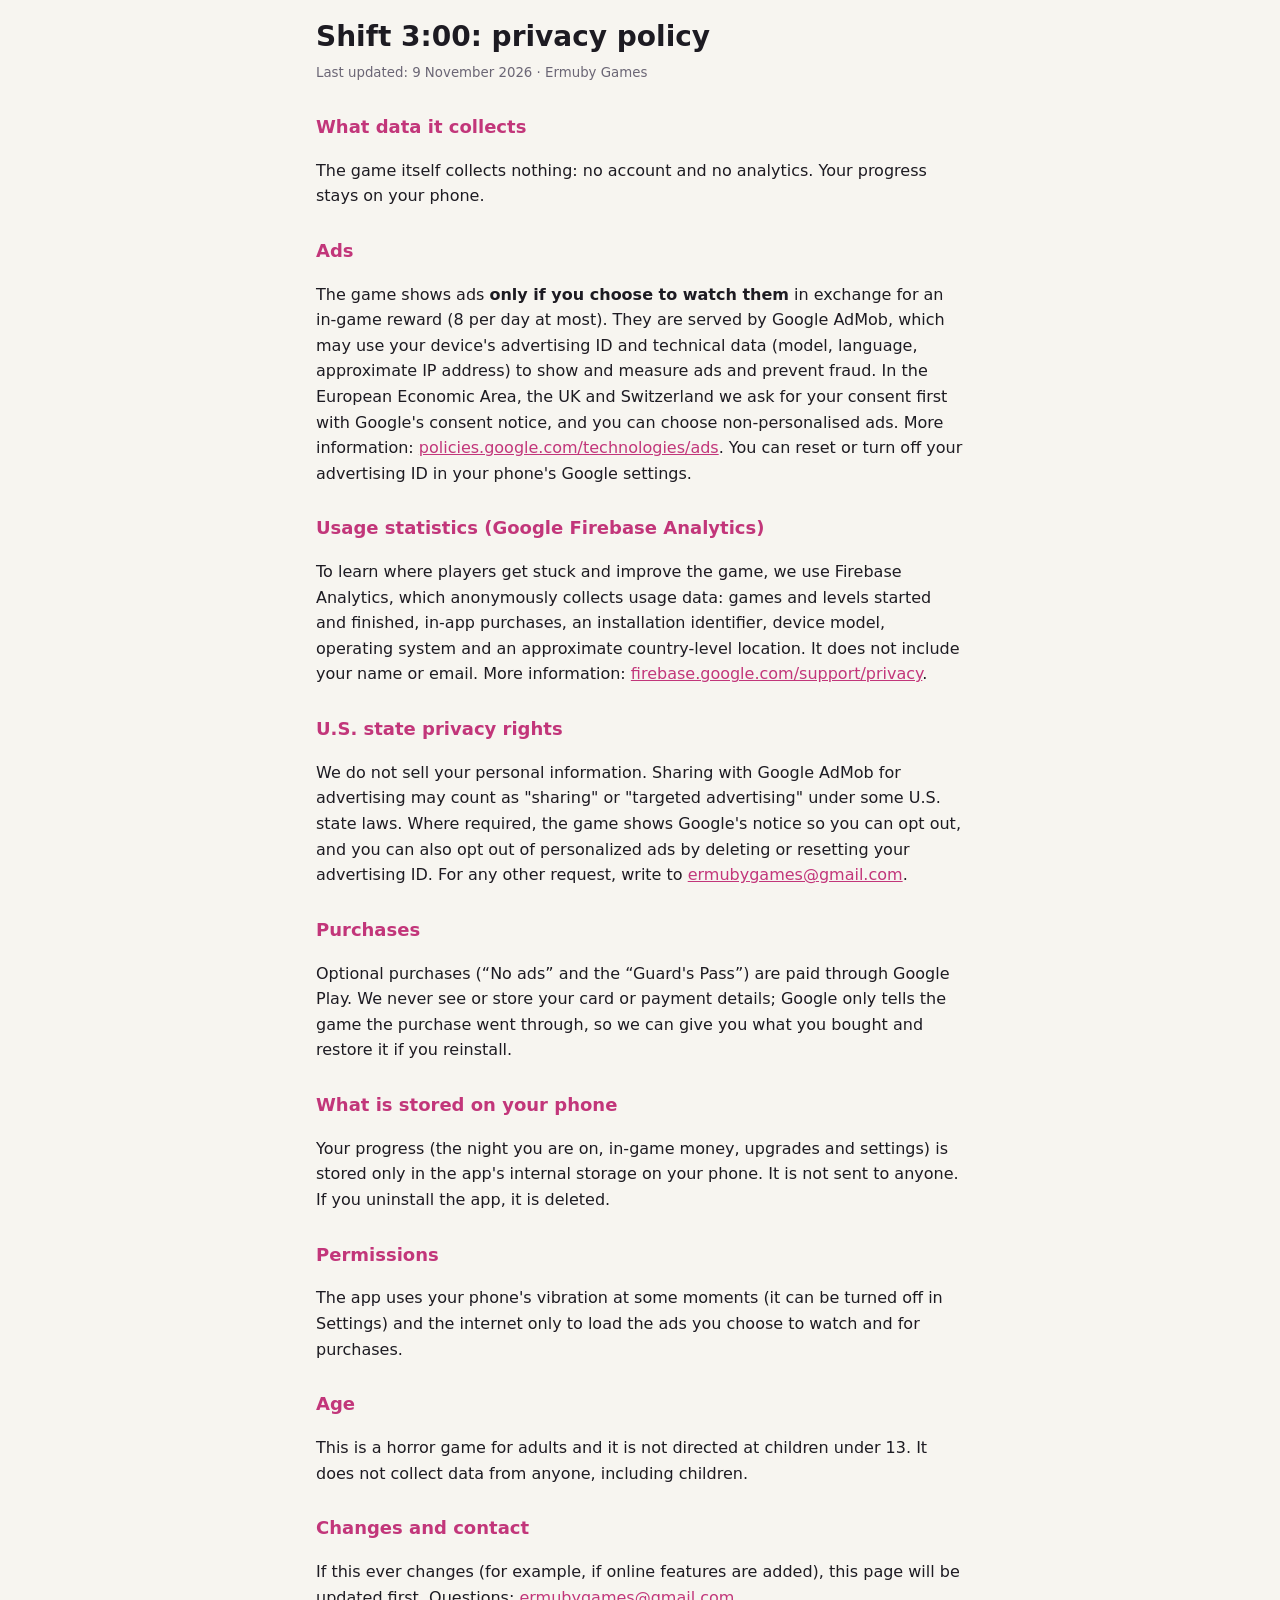
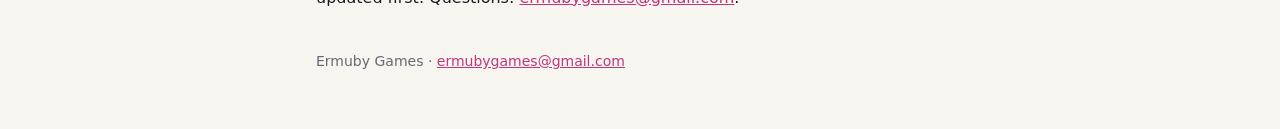
<file: privacidad/turno-3-00.html>
<!doctype html>
<html lang="es">
<head>
<meta charset="utf-8">
<meta name="viewport" content="width=device-width, initial-scale=1">
<title>Turno 3:00 · Privacidad</title>
<link rel="stylesheet" href="../estilo.css">
</head>
<body><main>
<p><a href="../">← Ermuby Games</a></p>
<h1>Turno 3:00 (Shift 3:00): política de privacidad</h1>
<small>Última actualización: 9 de noviembre de 2026 · Ermuby Games · <a href="#english">English version below</a></small>
<h2>Qué datos recoge</h2>
<p>El juego en sí no recoge nada: no pide cuenta ni usa analíticas. Tu partida se queda en tu móvil.</p>
<h2>Anuncios</h2>
<p>El juego tiene anuncios <b>solo si tú decides verlos</b> a cambio de un premio dentro del juego (máximo 8 al día). Los sirve Google AdMob, que puede usar el identificador de publicidad de tu dispositivo y datos técnicos (modelo, idioma, dirección IP aproximada) para mostrar y medir anuncios y evitar fraudes. En la Unión Europea, Reino Unido y Suiza te pedimos permiso antes con el aviso de consentimiento de Google, y puedes elegir anuncios no personalizados. Más información: <a href="https://policies.google.com/technologies/ads">policies.google.com/technologies/ads</a>. Puedes restablecer o desactivar el identificador de publicidad en los ajustes de Google de tu móvil.</p>
<h2>Estadísticas de uso (Google Firebase Analytics)</h2>
<p>Para saber dónde se atasca la gente y mejorar el juego, usamos Firebase Analytics, que recoge de forma anónima datos de uso: partidas y niveles empezados y terminados, compras dentro de la app, un identificador de instalación, el modelo del dispositivo, el sistema operativo y una ubicación aproximada por país. No incluye tu nombre ni tu correo. Más información: <a href="https://firebase.google.com/support/privacy">firebase.google.com/support/privacy</a>.</p>
<h2>Compras</h2>
<p>Las compras opcionales («Sin anuncios» y el «Pase del vigilante») se pagan con Google Play. Nosotros no vemos ni guardamos tu tarjeta ni tus datos de pago; Google solo le dice al juego que la compra se ha hecho, para darte lo comprado y recuperarlo si reinstalas.</p>
<h2>Qué se guarda en tu móvil</h2>
<p>Tu partida (la noche por la que vas, el dinero del juego, las mejoras y los ajustes) se guarda solo en el almacenamiento interno de la app, en tu teléfono. No se envía a nadie. Si desinstalas la app, se borra.</p>
<h2>Permisos</h2>
<p>La app usa la vibración del teléfono en algunos momentos del juego (se puede apagar en Ajustes) e internet solo para cargar los anuncios que eliges ver y para las compras.</p>
<h2>Edad</h2>
<p>El juego es de terror y está dirigido a adultos; no está dirigido a menores de 13 años. No recoge datos de nadie, tampoco de menores.</p>
<h2>Cambios y contacto</h2>
<p>Si algún día esto cambia (por ejemplo, si se añaden funciones en línea), se actualizará esta página antes. Para cualquier duda: <a href="mailto:ermubygames@gmail.com">ermubygames@gmail.com</a>.</p>
<hr>
<section id="english" lang="en">
<h1>Shift 3:00: privacy policy</h1>
<small>Last updated: 9 November 2026 · Ermuby Games</small>
<h2>What data it collects</h2>
<p>The game itself collects nothing: no account and no analytics. Your progress stays on your phone.</p>
<h2>Ads</h2>
<p>The game shows ads <b>only if you choose to watch them</b> in exchange for an in-game reward (8 per day at most). They are served by Google AdMob, which may use your device's advertising ID and technical data (model, language, approximate IP address) to show and measure ads and prevent fraud. In the European Economic Area, the UK and Switzerland we ask for your consent first with Google's consent notice, and you can choose non-personalised ads. More information: <a href="https://policies.google.com/technologies/ads">policies.google.com/technologies/ads</a>. You can reset or turn off your advertising ID in your phone's Google settings.</p>
<h2>Usage statistics (Google Firebase Analytics)</h2>
<p>To learn where players get stuck and improve the game, we use Firebase Analytics, which anonymously collects usage data: games and levels started and finished, in-app purchases, an installation identifier, device model, operating system and an approximate country-level location. It does not include your name or email. More information: <a href="https://firebase.google.com/support/privacy">firebase.google.com/support/privacy</a>.</p>
<h2>U.S. state privacy rights</h2>
<p>We do not sell your personal information. Sharing with Google AdMob for advertising may count as "sharing" or "targeted advertising" under some U.S. state laws. Where required, the game shows Google's notice so you can opt out, and you can also opt out of personalized ads by deleting or resetting your advertising ID. For any other request, write to <a href="mailto:ermubygames@gmail.com">ermubygames@gmail.com</a>.</p>
<h2>Purchases</h2>
<p>Optional purchases (“No ads” and the “Guard's Pass”) are paid through Google Play. We never see or store your card or payment details; Google only tells the game the purchase went through, so we can give you what you bought and restore it if you reinstall.</p>
<h2>What is stored on your phone</h2>
<p>Your progress (the night you are on, in-game money, upgrades and settings) is stored only in the app's internal storage on your phone. It is not sent to anyone. If you uninstall the app, it is deleted.</p>
<h2>Permissions</h2>
<p>The app uses your phone's vibration at some moments (it can be turned off in Settings) and the internet only to load the ads you choose to watch and for purchases.</p>
<h2>Age</h2>
<p>This is a horror game for adults and it is not directed at children under 13. It does not collect data from anyone, including children.</p>
<h2>Changes and contact</h2>
<p>If this ever changes (for example, if online features are added), this page will be updated first. Questions: <a href="mailto:ermubygames@gmail.com">ermubygames@gmail.com</a>.</p>
</section>
<footer>Ermuby Games · <a href="mailto:ermubygames@gmail.com">ermubygames@gmail.com</a></footer>
</main></body>
</html>
</file>
<file: estilo.css>
:root{--bg:#f7f5f0;--tx:#1d1b22;--mu:#6b6675;--ac:#c2367a;--card:#fff}
@media (prefers-color-scheme:dark){:root{--bg:#121118;--tx:#ece8f3;--mu:#a29db0;--ac:#ff7ab8;--card:#1c1a24}}
*{box-sizing:border-box}
body{margin:0;background:var(--bg);color:var(--tx);font:16px/1.6 system-ui,-apple-system,sans-serif}
main{max-width:680px;margin:0 auto;padding:32px 16px 56px}
h1{font-size:28px;line-height:1.2;margin:0 0 6px}h2{font-size:18px;margin:28px 0 6px;color:var(--ac)}
small,.mu{color:var(--mu)}a{color:var(--ac)}hr{border:0;border-top:1px solid var(--mu);opacity:.35;margin:40px 0}
.juegos{display:grid;gap:12px;margin-top:20px}
.juego{background:var(--card);border-radius:14px;padding:16px 18px;box-shadow:0 1px 3px #0002}
.juego b{font-size:18px}.juego p{margin:4px 0 8px}
footer{margin-top:40px;font-size:14px;color:var(--mu)}
</file>
